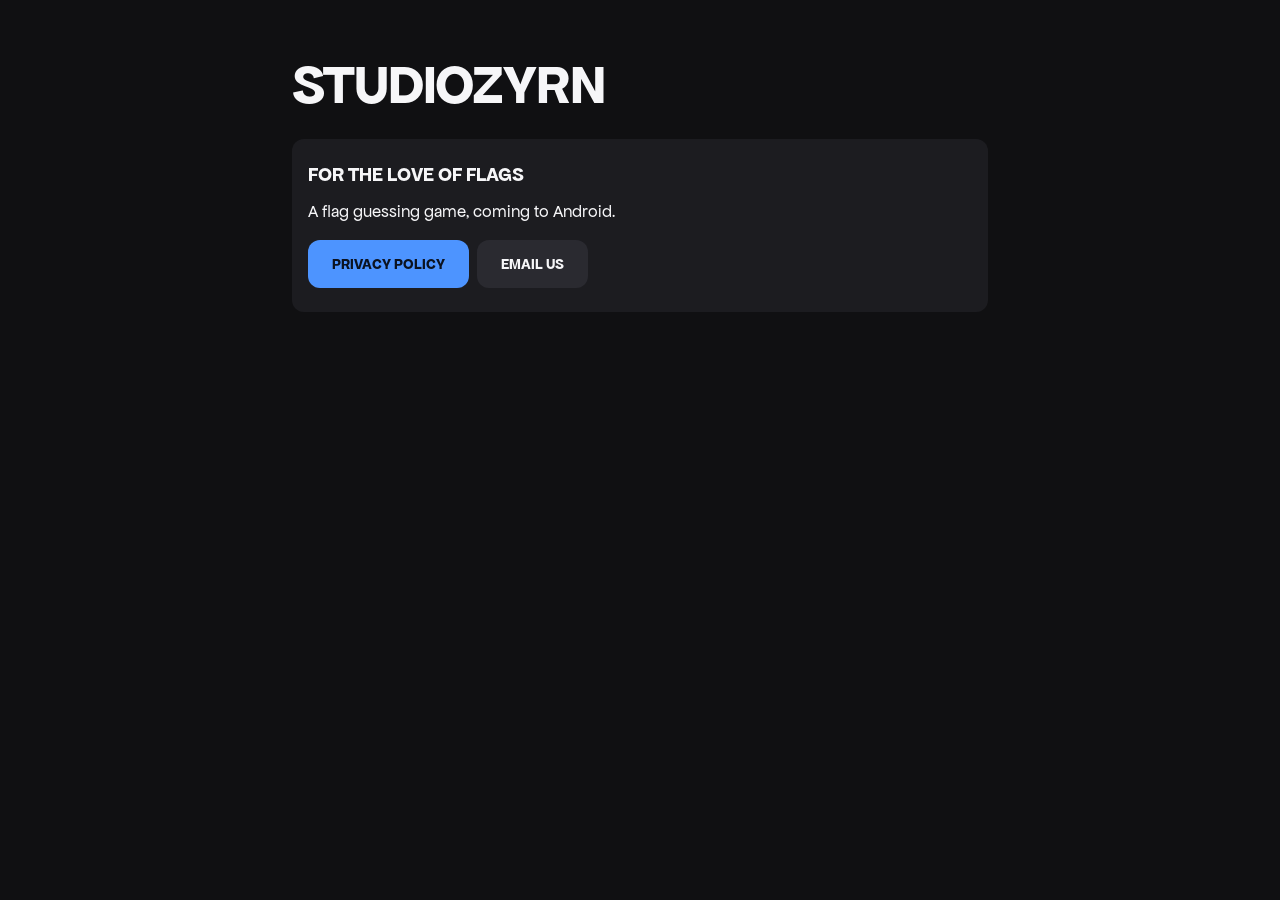
<file: index.html>
<!doctype html>
<html lang="en">
<head>
<meta charset="utf-8">
<meta name="viewport" content="width=device-width, initial-scale=1">
<title>StudioZYRN</title>
<meta name="description" content="StudioZYRN makes small games.">
<link rel="stylesheet" href="style.css">
</head>
<body>
<main>
<h1>StudioZYRN</h1>
<section class="block">
<h2>For the Love of Flags</h2>
<p>A flag guessing game, coming to Android.</p>
<div class="actions">
<a class="button" href="for-the-love-of-flags/privacy/">Privacy Policy</a>
<a class="button secondary" href="mailto:zariyanmansoor@gmail.com">Email us</a>
</div>
</section>
</main>
</body>
</html>
</file>
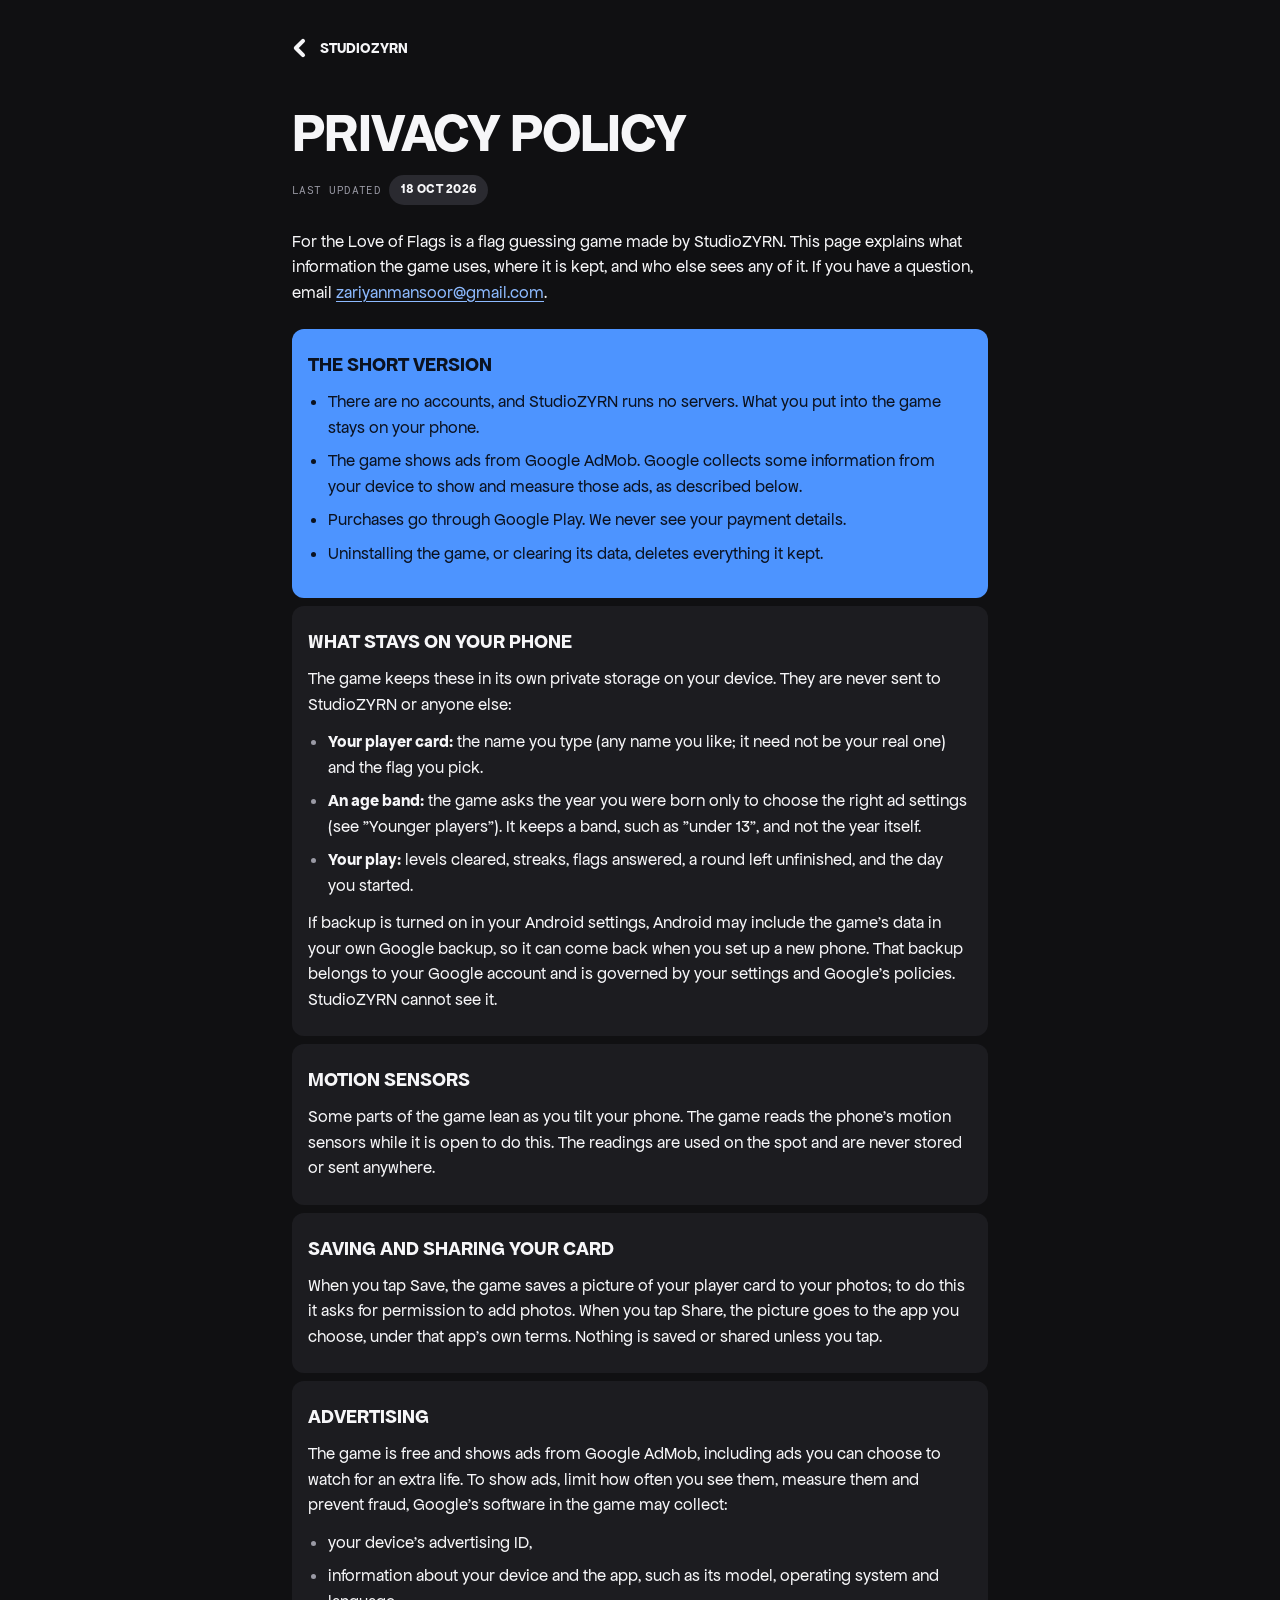
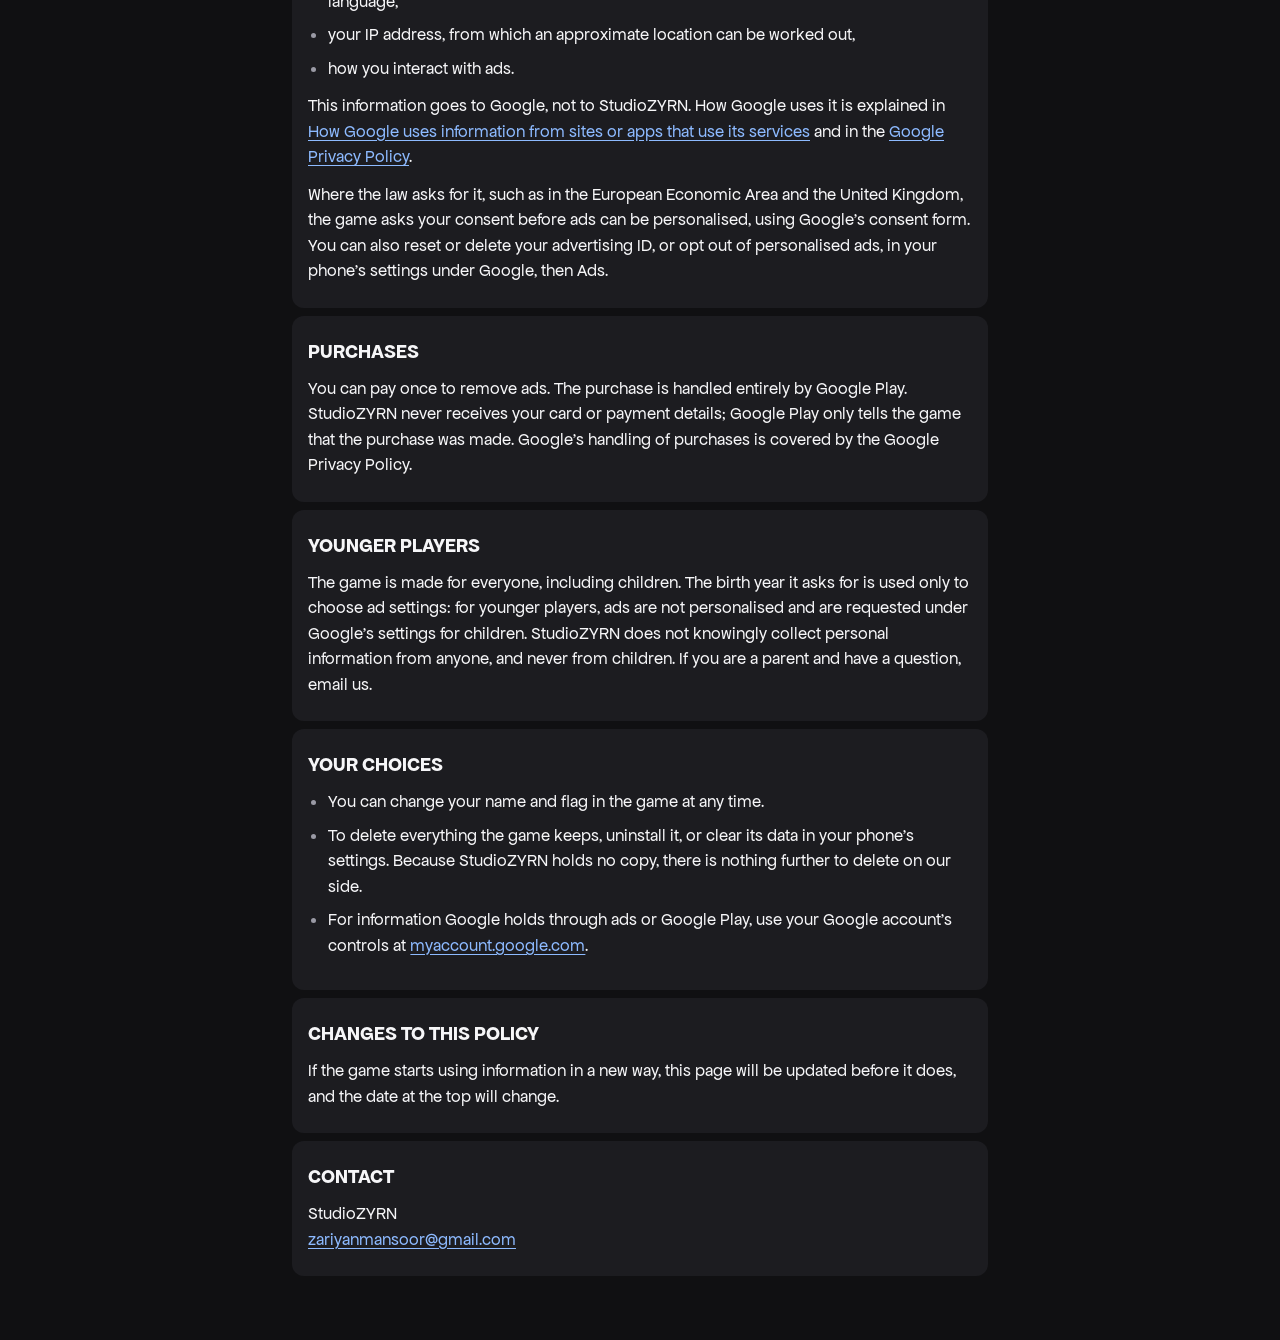
<file: for-the-love-of-flags/privacy/index.html>
<!doctype html>
<html lang="en">
<head>
<meta charset="utf-8">
<meta name="viewport" content="width=device-width, initial-scale=1">
<title>Privacy Policy · For the Love of Flags</title>
<meta name="description" content="How For the Love of Flags, a game by StudioZYRN, handles your information.">
<link rel="stylesheet" href="../../style.css">
</head>
<body>
<main>
<a class="back" href="../../"><svg viewBox="0 0 256 256" aria-hidden="true"><path d="M160 52L84 128L160 204"/></svg>StudioZYRN</a>
<h1>Privacy Policy</h1>
<div class="dated"><span class="meta">Last updated</span> <span class="tag">18 Oct 2026</span></div>

<p class="lead">For the Love of Flags is a flag guessing game made by StudioZYRN. This page explains what information the game uses, where it is kept, and who else sees any of it. If you have a question, email <a href="mailto:zariyanmansoor@gmail.com">zariyanmansoor@gmail.com</a>.</p>

<section class="block accent">
<h2>The short version</h2>
<ul>
<li>There are no accounts, and StudioZYRN runs no servers. What you put into the game stays on your phone.</li>
<li>The game shows ads from Google AdMob. Google collects some information from your device to show and measure those ads, as described below.</li>
<li>Purchases go through Google Play. We never see your payment details.</li>
<li>Uninstalling the game, or clearing its data, deletes everything it kept.</li>
</ul>
</section>

<section class="block">
<h2>What stays on your phone</h2>
<p>The game keeps these in its own private storage on your device. They are never sent to StudioZYRN or anyone else:</p>
<ul>
<li><strong>Your player card:</strong> the name you type (any name you like; it need not be your real one) and the flag you pick.</li>
<li><strong>An age band:</strong> the game asks the year you were born only to choose the right ad settings (see "Younger players"). It keeps a band, such as "under 13", and not the year itself.</li>
<li><strong>Your play:</strong> levels cleared, streaks, flags answered, a round left unfinished, and the day you started.</li>
</ul>
<p>If backup is turned on in your Android settings, Android may include the game's data in your own Google backup, so it can come back when you set up a new phone. That backup belongs to your Google account and is governed by your settings and Google's policies. StudioZYRN cannot see it.</p>
</section>

<section class="block">
<h2>Motion sensors</h2>
<p>Some parts of the game lean as you tilt your phone. The game reads the phone's motion sensors while it is open to do this. The readings are used on the spot and are never stored or sent anywhere.</p>
</section>

<section class="block">
<h2>Saving and sharing your card</h2>
<p>When you tap Save, the game saves a picture of your player card to your photos; to do this it asks for permission to add photos. When you tap Share, the picture goes to the app you choose, under that app's own terms. Nothing is saved or shared unless you tap.</p>
</section>

<section class="block">
<h2>Advertising</h2>
<p>The game is free and shows ads from Google AdMob, including ads you can choose to watch for an extra life. To show ads, limit how often you see them, measure them and prevent fraud, Google's software in the game may collect:</p>
<ul>
<li>your device's advertising ID,</li>
<li>information about your device and the app, such as its model, operating system and language,</li>
<li>your IP address, from which an approximate location can be worked out,</li>
<li>how you interact with ads.</li>
</ul>
<p>This information goes to Google, not to StudioZYRN. How Google uses it is explained in <a href="https://policies.google.com/technologies/partner-sites">How Google uses information from sites or apps that use its services</a> and in the <a href="https://policies.google.com/privacy">Google Privacy Policy</a>.</p>
<p>Where the law asks for it, such as in the European Economic Area and the United Kingdom, the game asks your consent before ads can be personalised, using Google's consent form. You can also reset or delete your advertising ID, or opt out of personalised ads, in your phone's settings under Google, then Ads.</p>
</section>

<section class="block">
<h2>Purchases</h2>
<p>You can pay once to remove ads. The purchase is handled entirely by Google Play. StudioZYRN never receives your card or payment details; Google Play only tells the game that the purchase was made. Google's handling of purchases is covered by the Google Privacy Policy.</p>
</section>

<section class="block">
<h2>Younger players</h2>
<p>The game is made for everyone, including children. The birth year it asks for is used only to choose ad settings: for younger players, ads are not personalised and are requested under Google's settings for children. StudioZYRN does not knowingly collect personal information from anyone, and never from children. If you are a parent and have a question, email us.</p>
</section>

<section class="block">
<h2>Your choices</h2>
<ul>
<li>You can change your name and flag in the game at any time.</li>
<li>To delete everything the game keeps, uninstall it, or clear its data in your phone's settings. Because StudioZYRN holds no copy, there is nothing further to delete on our side.</li>
<li>For information Google holds through ads or Google Play, use your Google account's controls at <a href="https://myaccount.google.com">myaccount.google.com</a>.</li>
</ul>
</section>

<section class="block">
<h2>Changes to this policy</h2>
<p>If the game starts using information in a new way, this page will be updated before it does, and the date at the top will change.</p>
</section>

<section class="block">
<h2>Contact</h2>
<p>StudioZYRN<br><a href="mailto:zariyanmansoor@gmail.com">zariyanmansoor@gmail.com</a></p>
</section>
</main>
</body>
</html>
</file>
<file: style.css>
/* The app's bold direction: dark only, no strokes, thin margins, large
   capitals, solid blocks. Colours and sizes are the app's own tokens
   (lib/core/theme). Fonts: Apfel Grotezk and Necto Mono, SIL OFL 1.1,
   licences in fonts/. */

@font-face {
  font-family: "Apfel Grotezk";
  src: url("fonts/ApfelGrotezk-Regular.otf") format("opentype");
  font-weight: 400;
  font-display: swap;
}
@font-face {
  font-family: "Apfel Grotezk";
  src: url("fonts/ApfelGrotezk-Fett.otf") format("opentype");
  font-weight: 700;
  font-display: swap;
}
@font-face {
  font-family: "Necto Mono";
  src: url("fonts/NectoMono-Regular.otf") format("opentype");
  font-weight: 400;
  font-display: swap;
}

:root {
  color-scheme: dark;
  --bg-canvas: #101012;
  --bg-surface: #1c1c20;
  --bg-raised: #2a2a30;
  --text-primary: #f6f6f8;
  --text-secondary: #9a9aa5;
  --accent: #4d94ff;
  --accent-pressed: #8dbaff;
  --on-accent: #0b1220;
  --link: #8dbaff;
  --space-xs: 8px;
  --space-sm: 12px;
  --space-md: 16px;
  --space-xl: 24px;
  --space-2xl: 32px;
  --radius: 12px;
}

* { box-sizing: border-box; }

html { background: var(--bg-canvas); }
body {
  margin: 0;
  background: var(--bg-canvas);
  color: var(--text-primary);
  font: 400 17px/1.5 "Apfel Grotezk", -apple-system, sans-serif;
  -webkit-font-smoothing: antialiased;
}

main {
  max-width: 720px;
  margin: 0 auto;
  padding: var(--space-xl) var(--space-sm) 64px;
}

/* Display/Large, Display/XLarge on wide screens. */
h1 {
  font-weight: 700;
  font-size: 40px;
  line-height: 1.05;
  letter-spacing: -0.02em;
  text-transform: uppercase;
  margin: var(--space-2xl) 0 var(--space-xs);
}
@media (min-width: 600px) {
  h1 { font-size: 56px; }
}

/* Title/Medium. */
h2 {
  font-weight: 700;
  font-size: 20px;
  line-height: 1.2;
  text-transform: uppercase;
  margin: 0 0 var(--space-sm);
}

p, ul { margin: 0 0 var(--space-sm); }
p:last-child, ul:last-child { margin-bottom: 0; }
ul { padding-left: 1.2em; }
li { margin-bottom: var(--space-xs); }
li::marker { color: var(--text-secondary); }
strong { font-weight: 700; }

a { color: var(--link); text-underline-offset: 3px; }

/* Label/Small in Necto Mono: metadata, as in the app. */
.meta {
  font-family: "Necto Mono", ui-monospace, monospace;
  font-size: 11px;
  letter-spacing: 0.04em;
  text-transform: uppercase;
  color: var(--text-secondary);
  margin: 0;
}
.meta a { color: var(--text-secondary); }

/* Separated by fill, never by a line. */
.block {
  background: var(--bg-surface);
  border-radius: var(--radius);
  padding: var(--space-xl) var(--space-md);
  margin-top: var(--space-xs);
}
.lead { margin: var(--space-xl) 0 var(--space-xl); font-size: 17px; }

/* The one colour block on a page: what matters most. */
.block.accent { background: var(--accent); color: var(--on-accent); }
.block.accent a { color: var(--on-accent); }
.block.accent li::marker { color: var(--on-accent); }

/* FlagButton, Large: a block with bold capitals. Fill means pressable. */
.button {
  display: inline-flex;
  align-items: center;
  min-height: 48px;
  padding: 0 var(--space-xl);
  border-radius: var(--radius);
  font-weight: 700;
  font-size: 15px;
  text-transform: uppercase;
  text-decoration: none;
  background: var(--accent);
  color: var(--on-accent);
}
.button:active { background: var(--accent-pressed); }
.button.secondary { background: var(--bg-raised); color: var(--text-primary); }
.actions { display: flex; flex-wrap: wrap; gap: var(--space-xs); margin-top: var(--space-md); }

/* FlagTag: a pill that tells and is never pressed. Bold capitals,
   Label Bold/Medium, 30 tall. Only where a short fact needs setting
   apart, such as the policy's date. */
.tag {
  display: inline-flex;
  align-items: center;
  height: 30px;
  padding: 0 var(--space-sm);
  border-radius: 999px;
  background: var(--bg-raised);
  color: var(--text-primary);
  font-weight: 700;
  font-size: 13px;
  letter-spacing: 0.02em;
  line-height: 1;
  text-transform: uppercase;
  white-space: nowrap;
}
.dated { display: flex; align-items: center; gap: var(--space-xs); margin-top: var(--space-sm); }

/* TopBarBack: the back glyph and where it goes, a bare control with a
   48 touch area, as in the app. */
.back {
  display: inline-flex;
  align-items: center;
  gap: var(--space-xs);
  min-height: 48px;
  margin-left: -4px;
  color: var(--text-primary);
  font-weight: 700;
  font-size: 15px;
  text-transform: uppercase;
  text-decoration: none;
}
.back svg { width: 24px; height: 24px; }
.back path {
  fill: none;
  stroke: currentColor;
  stroke-width: 44;
  stroke-linecap: round;
  stroke-linejoin: round;
}
h1 + .block { margin-top: var(--space-xl); }
</file>
